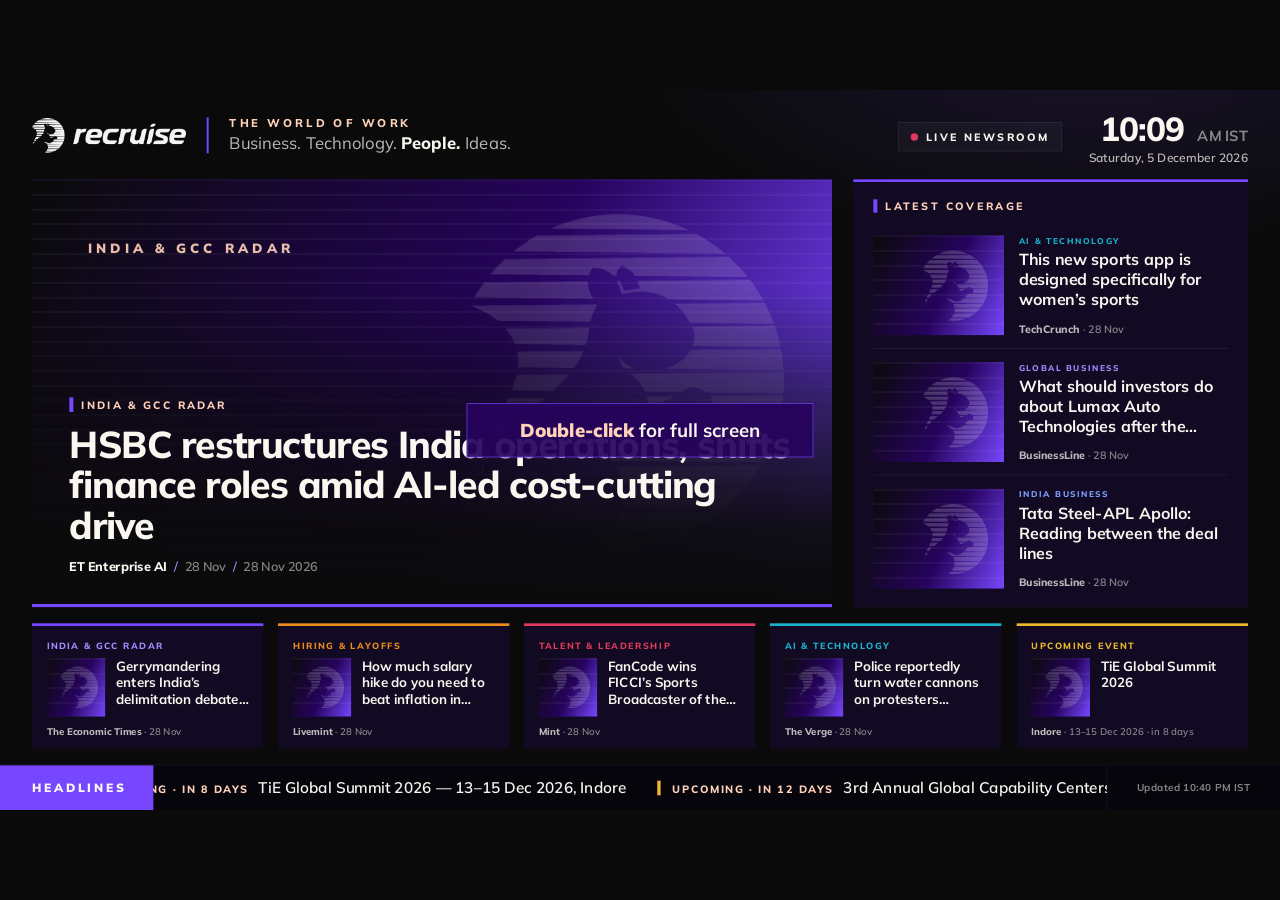
<file: index.html>
<!doctype html>
<html lang="en">
<head>
<meta charset="utf-8">
<meta name="viewport" content="width=device-width, initial-scale=1">
<title>Recruise Live Newsroom</title>
<meta name="description" content="Recruise · The World of Work. Business. Technology. People. Ideas.">
<meta name="robots" content="noindex">
<meta name="referrer" content="no-referrer">
<link rel="icon" href="assets/mark_purple.png">
<link rel="preconnect" href="https://fonts.googleapis.com">
<link rel="preconnect" href="https://fonts.gstatic.com" crossorigin>
<link href="https://fonts.googleapis.com/css2?family=Mulish:ital,wght@0,400;0,600;0,700;0,800;0,900;1,700&display=swap" rel="stylesheet">
<link rel="stylesheet" href="style.css?v=1babfb8">
</head>
<body>
<div id="stage">

  <header class="top">
    <div class="brand">
      <img class="lockup" src="assets/lockup_white.png" alt="Recruise">
      <span class="rule"></span>
      <div class="theme">
        <div class="eyebrow">The World of Work</div>
        <div class="tagline">Business. Technology. <b>People.</b> Ideas.</div>
      </div>
    </div>
    <div class="now">
      <div class="live"><span class="dot"></span>LIVE NEWSROOM</div>
      <div class="clockwrap">
        <div id="clock">--:--</div>
        <div id="date"></div>
      </div>
    </div>
  </header>

  <main class="grid">
    <section class="feature" id="feature">
      <div class="f-slide" id="fA"></div>
      <div class="f-slide" id="fB"></div>
      <div class="f-progress"><span id="fBar"></span></div>
    </section>

    <aside class="latest">
      <div class="sec-head"><span class="pin"></span>Latest coverage</div>
      <div id="latestList" class="latest-list"></div>
    </aside>

    <section class="cards" id="cards"></section>
  </main>

  <footer class="ticker">
    <div class="t-label">HEADLINES</div>
    <div class="t-window"><div class="t-track" id="tTrack"></div></div>
    <div class="t-updated" id="updated">Connecting…</div>
  </footer>

  <div class="fs-hint" id="fsHint"><b>Double-click</b> for full screen</div>

</div>
<script src="app.js?v=1babfb8"></script>
</body>
</html>
</file>
<file: style.css>
/* Recruise Live Newsroom - built to Recruise Brand Guidelines v1.2
   Primary: Recruise Purple #7747FF, Deep Purple #26035D, Warm Tan #FFD2BA, Night #0A0A0A, Paper #FAF7F0
   Secondary palette used only for category pins (set from app.js). Typeface: Mulish.

   TV-SAFE CSS: smart-TV browsers (e.g. older Samsung Tizen) are years behind desktop Chrome.
   This file deliberately avoids CSS variables, `inset`, CSS grid, flex `gap` and two-position
   gradient stops, and adds -webkit- prefixes. Colours are written out in full. */

* { -webkit-box-sizing: border-box; box-sizing: border-box; margin: 0; padding: 0; }
html, body { width: 100%; height: 100%; overflow: hidden; background: #0A0A0A; }
body {
  font-family: "Mulish", "Segoe UI", Arial, sans-serif;
  color: #FAF7F0;
  -webkit-font-smoothing: antialiased;
  cursor: none;
}

/* Fixed 1920x1080 canvas, scaled to fit any screen (scale set by app.js) */
#stage {
  position: absolute; left: 50%; top: 50%;
  width: 1920px; height: 1080px; margin-left: -960px; margin-top: -540px;
  -webkit-transform-origin: 50% 50%; transform-origin: 50% 50%;
  background-color: #0A0A0A;
  background-image: -webkit-radial-gradient(85% -10%, 1200px 600px, rgba(119, 71, 255, .16), rgba(119, 71, 255, 0) 60%);
  background-image: radial-gradient(1200px 600px at 85% -10%, rgba(119, 71, 255, .16), rgba(119, 71, 255, 0) 60%);
  overflow: hidden;
}

/* ---------- Header ---------- */
.top { position: absolute; left: 48px; right: 48px; top: 26px; height: 84px; }
.brand { position: absolute; left: 0; top: 0; height: 84px; }
.lockup { position: absolute; left: 0; top: 16px; height: 52px; width: auto; }
.rule { position: absolute; left: 262px; top: 15px; width: 3px; height: 54px; background: #7747FF; }
.theme { position: absolute; left: 296px; top: 12px; white-space: nowrap; }
.eyebrow { font-weight: 800; font-size: 17px; letter-spacing: .26em; text-transform: uppercase; color: #FFD2BA; }
.tagline { font-size: 25px; font-weight: 400; color: rgba(250, 247, 240, .74); margin-top: 4px; }
.tagline b { color: #FAF7F0; font-weight: 800; }

.now { position: absolute; right: 0; top: 0; height: 84px; white-space: nowrap; }
.live {
  display: inline-block; vertical-align: middle; margin-right: 36px;
  font-weight: 800; font-size: 16px; letter-spacing: .2em; color: #FAF7F0;
  padding: 11px 18px; border: 1px solid rgba(165, 139, 255, .16); background: rgba(255, 255, 255, .03);
}
.live .dot {
  display: inline-block; vertical-align: middle; margin: -3px 12px 0 0;
  width: 11px; height: 11px; border-radius: 50%; background: #DF3A5B;
  -webkit-animation: breathe 2.6s ease-in-out infinite; animation: breathe 2.6s ease-in-out infinite;
}
@-webkit-keyframes breathe { 0%, 100% { opacity: 1; } 50% { opacity: .35; } }
@keyframes breathe { 0%, 100% { opacity: 1; } 50% { opacity: .35; } }
.clockwrap { display: inline-block; vertical-align: middle; text-align: right; padding-top: 8px; }
#clock { font-size: 50px; font-weight: 800; letter-spacing: -.03em; line-height: 1; }
#clock small { font-size: 22px; font-weight: 700; color: rgba(250, 247, 240, .52); margin-left: 8px; letter-spacing: 0; }
#date { font-size: 18px; font-weight: 600; color: rgba(250, 247, 240, .74); margin-top: 6px; }

/* ---------- Main area ---------- */
.grid { position: absolute; left: 48px; top: 134px; width: 1824px; height: 854px; }

.feature { position: absolute; left: 0; top: 0; width: 1200px; height: 642px; background: #120A22; overflow: hidden; }
.f-slide {
  position: absolute; left: 0; top: 0; width: 1200px; height: 642px; opacity: 0;
  -webkit-transition: opacity 1.1s ease; transition: opacity 1.1s ease;
}
.f-slide.on { opacity: 1; }
.f-img {
  position: absolute; left: 0; top: 0; width: 100%; height: 100%;
  background-size: cover; background-position: center center; background-repeat: no-repeat;
}
.f-shade {
  position: absolute; left: 0; top: 0; width: 100%; height: 100%;
  background: -webkit-linear-gradient(top, rgba(10,10,10,0) 25%, rgba(10,10,10,.55) 52%, rgba(10,10,10,.94) 82%, #0A0A0A 100%);
  background: linear-gradient(to bottom, rgba(10,10,10,0) 25%, rgba(10,10,10,.55) 52%, rgba(10,10,10,.94) 82%, #0A0A0A 100%);
}
.f-text { position: absolute; left: 56px; right: 56px; bottom: 50px; }
.cat { font-weight: 800; font-size: 16px; letter-spacing: .2em; text-transform: uppercase; color: #FFD2BA; }
.pin { display: inline-block; vertical-align: middle; width: 6px; height: 22px; background: #7747FF; margin: -4px 12px 0 0; }
.f-title {
  font-size: 56px; line-height: 1.08; font-weight: 800; letter-spacing: -.025em; margin-top: 18px; color: #FAF7F0;
  display: -webkit-box; -webkit-line-clamp: 3; -webkit-box-orient: vertical; overflow: hidden; max-height: 182px;
}
.f-sum {
  font-size: 24px; line-height: 1.42; color: rgba(250, 247, 240, .74); margin-top: 18px; max-width: 1020px;
  display: -webkit-box; -webkit-line-clamp: 2; -webkit-box-orient: vertical; overflow: hidden; max-height: 69px;
}
.meta { font-size: 19px; color: rgba(250, 247, 240, .52); margin-top: 20px; font-weight: 600; }
.meta b { color: #FAF7F0; font-weight: 800; }
.meta .sep { margin: 0 10px; color: #A58BFF; }
.f-progress { position: absolute; left: 0; right: 0; bottom: 0; height: 5px; background: rgba(255,255,255,.06); z-index: 3; }
.f-progress span { display: block; height: 100%; width: 0; background: #7747FF; }

/* Branded art for stories without a photo */
.art {
  position: absolute; left: 0; top: 0; width: 100%; height: 100%; overflow: hidden;
  background-color: #26035D;
  background-image: -webkit-linear-gradient(-25deg, #0A0A0A 0%, #26035D 55%, #7747FF 100%);
  background-image: linear-gradient(115deg, #0A0A0A 0%, #26035D 55%, #7747FF 100%);
}
.art .lines {
  position: absolute; left: 0; top: 0; width: 100%; height: 100%; opacity: .55;
  background-image: -webkit-repeating-linear-gradient(top, rgba(250,247,240,.08) 0px, rgba(250,247,240,.08) 3px, rgba(250,247,240,0) 3px, rgba(250,247,240,0) 22px);
  background-image: repeating-linear-gradient(to bottom, rgba(250,247,240,.08) 0px, rgba(250,247,240,.08) 3px, rgba(250,247,240,0) 3px, rgba(250,247,240,0) 22px);
}
.art .mark { position: absolute; right: 6%; top: 8%; height: 78%; opacity: .14; }
.art .art-cat {
  position: absolute; left: 7%; top: 14%; font-weight: 900; font-size: 20px; letter-spacing: .3em;
  text-transform: uppercase; color: #FFD2BA; opacity: .9;
}
.art.small .mark { height: 70%; top: 15%; right: 12%; opacity: .2; }
.art.small .art-cat { display: none; }

/* ---------- Latest coverage ---------- */
.latest {
  position: absolute; left: 1232px; top: 0; width: 592px; height: 642px;
  background: #120A22; border-top: 4px solid #7747FF; padding: 26px 30px 10px;
}
.sec-head { font-weight: 800; font-size: 16px; letter-spacing: .22em; text-transform: uppercase; color: #FFD2BA; }
.sec-head .pin { height: 20px; }
.latest-list { margin-top: 14px; -webkit-transition: opacity .7s ease; transition: opacity .7s ease; }
.latest-list.fade { opacity: 0; }
.l-item { position: relative; height: 190px; border-bottom: 1px solid rgba(165, 139, 255, .16); }
.l-item.last { border-bottom: 0; }
.thumb {
  position: absolute; left: 0; top: 20px; width: 196px; height: 150px; overflow: hidden;
  background-color: #170D2C; background-size: cover; background-position: center center; background-repeat: no-repeat;
}
.l-body { position: absolute; left: 218px; right: 0; top: 20px; height: 150px; overflow: hidden; }
.l-cat { font-weight: 800; font-size: 12.5px; letter-spacing: .18em; text-transform: uppercase; color: #A58BFF; }
.l-title {
  font-size: 24px; line-height: 1.24; font-weight: 700; margin-top: 6px; color: #FAF7F0;
  display: -webkit-box; -webkit-line-clamp: 3; -webkit-box-orient: vertical; overflow: hidden; max-height: 90px;
}
.l-meta {
  position: absolute; left: 0; right: 0; bottom: 0;
  font-size: 16px; color: rgba(250, 247, 240, .52); font-weight: 600; white-space: nowrap; overflow: hidden; text-overflow: ellipsis;
}
.l-meta b { color: rgba(250, 247, 240, .74); font-weight: 800; }

/* ---------- Intelligence cards (5 across, fixed positions) ---------- */
.cards { position: absolute; left: 0; top: 666px; width: 1824px; height: 188px; }
.card {
  position: absolute; top: 0; width: 347px; height: 188px; overflow: hidden;
  background: #120A22; border-top: 4px solid #7747FF;
}
#card0 { left: 0; } #card1 { left: 369px; } #card2 { left: 738px; } #card3 { left: 1107px; } #card4 { left: 1477px; }
.card .inner {
  position: absolute; left: 22px; right: 22px; top: 18px; bottom: 16px;
  -webkit-transition: opacity .8s ease; transition: opacity .8s ease;
}
.card .inner.fade { opacity: 0; }
.c-head { white-space: nowrap; overflow: hidden; text-overflow: ellipsis; height: 20px; }
.c-cat { display: inline; font-weight: 800; font-size: 13.5px; letter-spacing: .17em; text-transform: uppercase; color: #A58BFF; }
.c-sub { margin-left: 10px; color: rgba(250, 247, 240, .52); letter-spacing: .12em; font-size: 12px; font-weight: 800; text-transform: uppercase; }
.c-row { position: absolute; left: 0; right: 0; top: 30px; height: 90px; }
.c-thumb {
  position: absolute; left: 0; top: 0; width: 88px; height: 88px; overflow: hidden;
  background-color: #170D2C; background-size: cover; background-position: center center; background-repeat: no-repeat;
}
.c-title {
  position: absolute; left: 104px; right: 0; top: 0;
  font-size: 20px; line-height: 1.24; font-weight: 700; color: #FAF7F0;
  display: -webkit-box; -webkit-line-clamp: 3; -webkit-box-orient: vertical; overflow: hidden; max-height: 75px;
}
.c-meta {
  position: absolute; left: 0; right: 0; bottom: 0;
  font-size: 14.5px; color: rgba(250, 247, 240, .52); font-weight: 600; white-space: nowrap; overflow: hidden; text-overflow: ellipsis;
}
.c-meta b { color: rgba(250, 247, 240, .74); font-weight: 800; }

/* ---------- Ticker ---------- */
.ticker { position: absolute; left: 0; right: 0; bottom: 0; height: 68px; background: #07050C; border-top: 1px solid rgba(165, 139, 255, .16); }
.t-label {
  position: absolute; left: 0; top: 0; height: 68px; width: 230px; line-height: 68px; padding-left: 48px;
  background: #7747FF; color: #FAF7F0; font-weight: 900; font-size: 18px; letter-spacing: .22em;
}
.t-window { position: absolute; left: 230px; right: 260px; top: 0; height: 68px; overflow: hidden; }
.t-track { position: absolute; top: 0; left: 0; height: 68px; line-height: 68px; white-space: nowrap; }
.t-item { display: inline-block; font-size: 23px; font-weight: 600; color: #FAF7F0; padding-right: 46px; }
.t-item .pin { width: 5px; height: 22px; margin: -5px 18px 0 0; }
.t-item .t-src { font-weight: 800; color: #FFD2BA; font-size: 16px; letter-spacing: .14em; text-transform: uppercase; margin-right: 14px; }
.t-updated {
  position: absolute; right: 0; top: 0; width: 260px; height: 68px; line-height: 68px; padding: 0 28px; text-align: center;
  font-size: 15px; font-weight: 700; color: rgba(250, 247, 240, .52); letter-spacing: .04em;
  background: #07050C; border-left: 1px solid rgba(165, 139, 255, .16); white-space: nowrap;
}

/* "Press OK for full screen" hint: shown for a few seconds on open, then fades */
.fs-hint {
  position: absolute; left: 50%; top: 470px; width: 520px; margin-left: -260px; z-index: 10;
  padding: 22px 28px; text-align: center; font-size: 28px; font-weight: 700; color: #FAF7F0;
  background: rgba(38, 3, 93, .92); border: 1px solid #7747FF; opacity: 0;
  -webkit-transition: opacity .8s ease; transition: opacity .8s ease;
}
.fs-hint b { color: #FFD2BA; font-weight: 900; }
</file>
